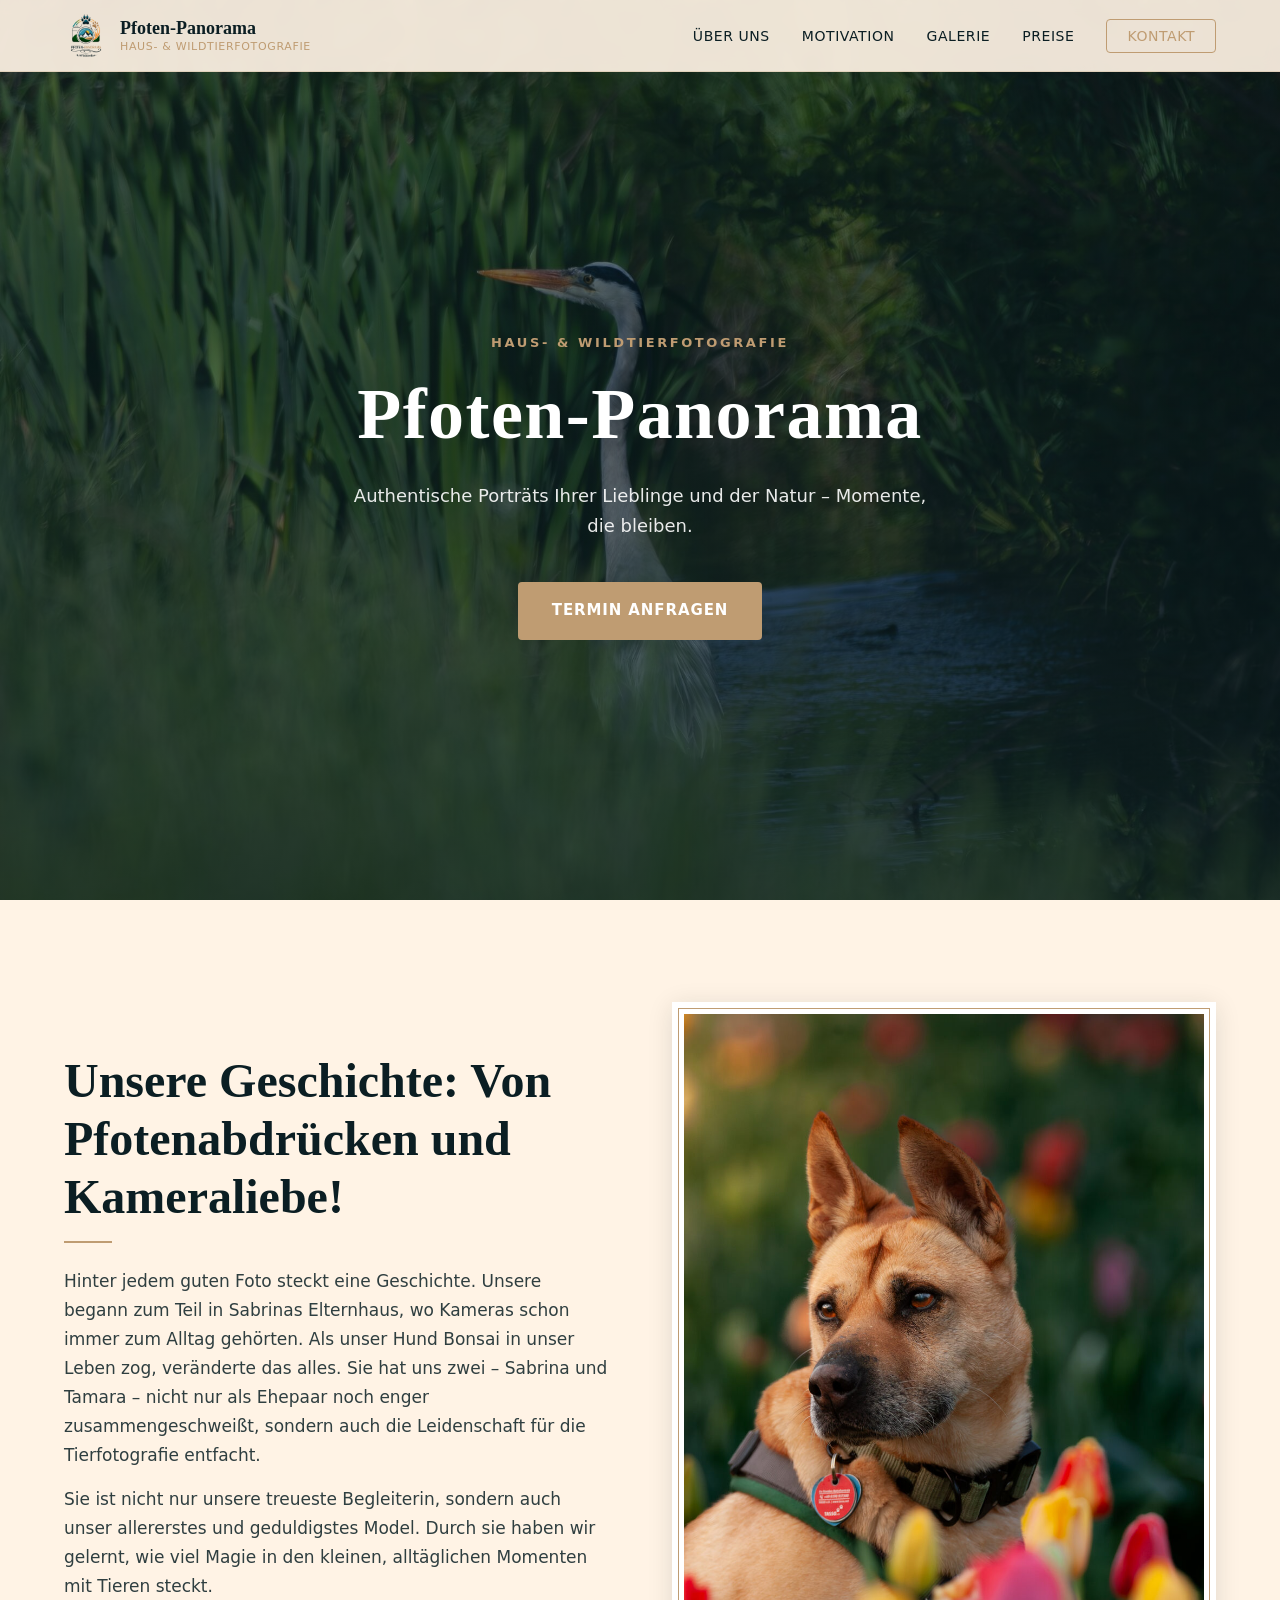
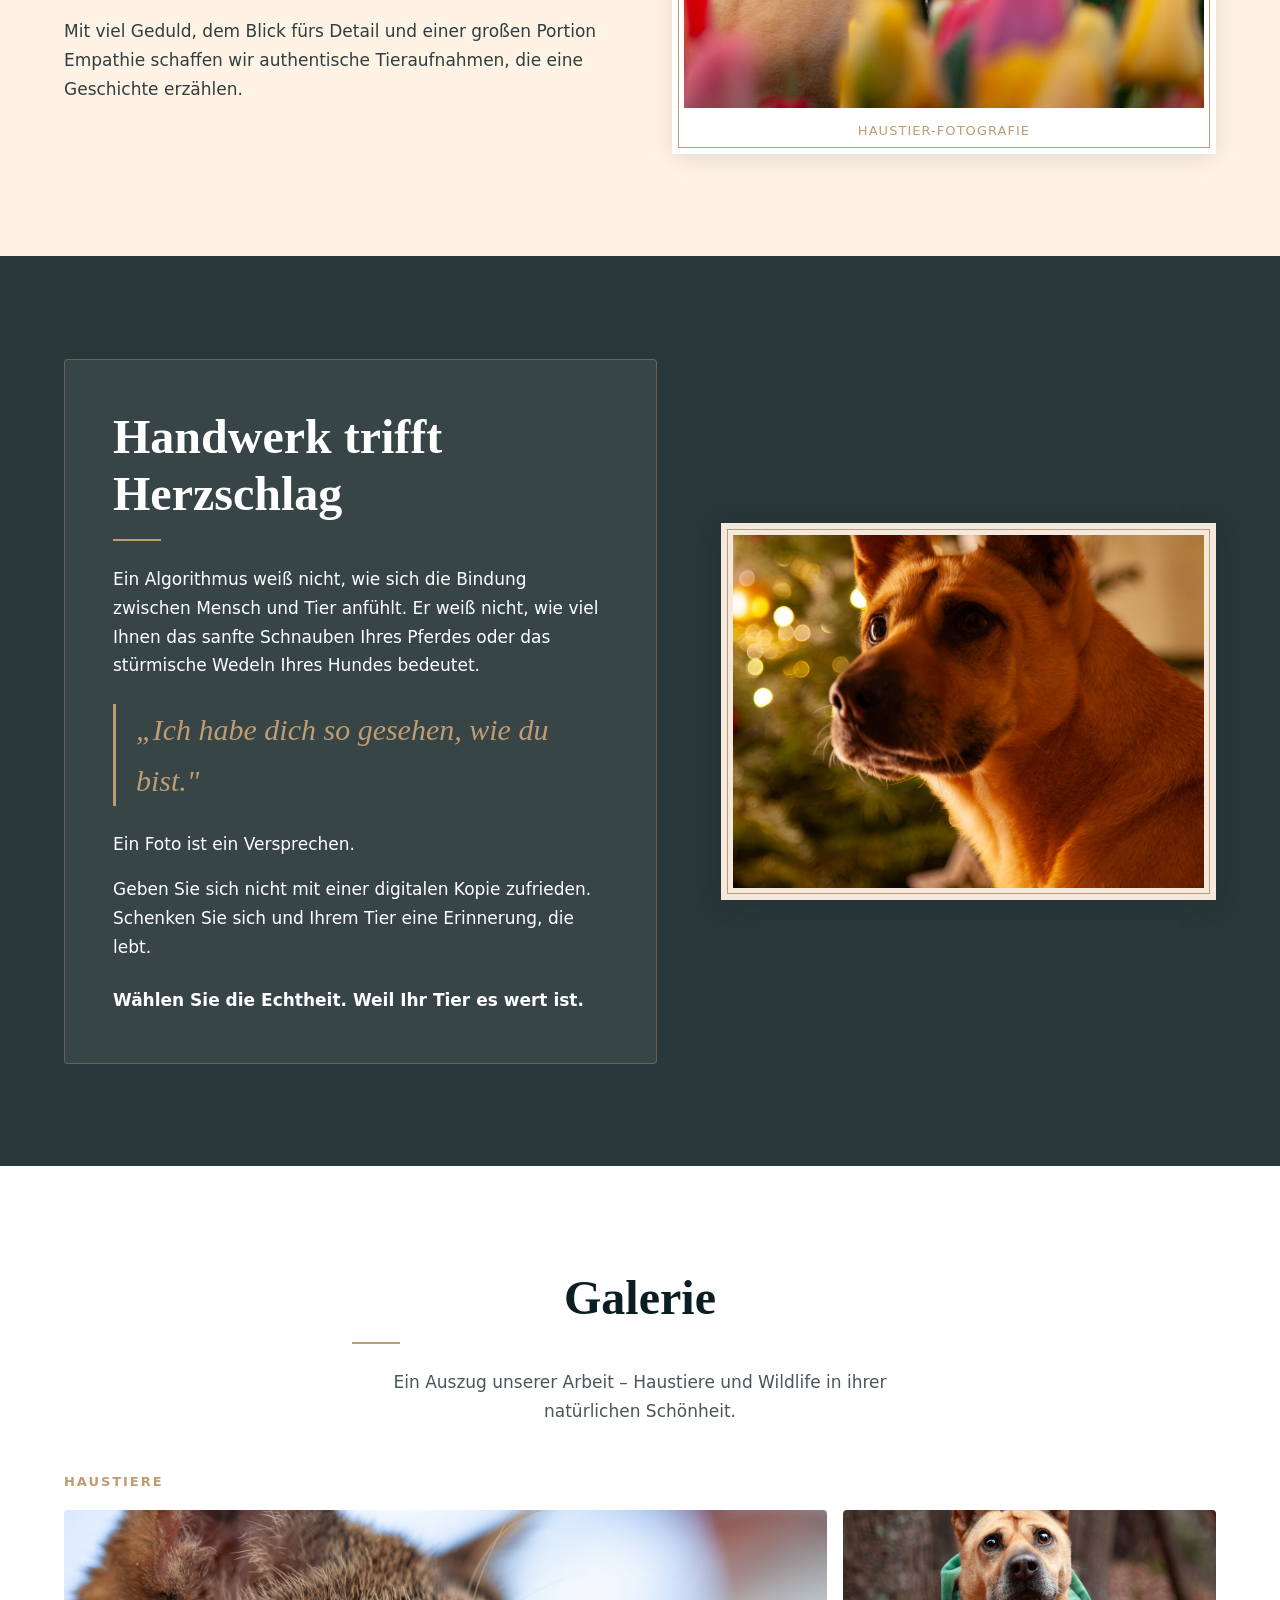
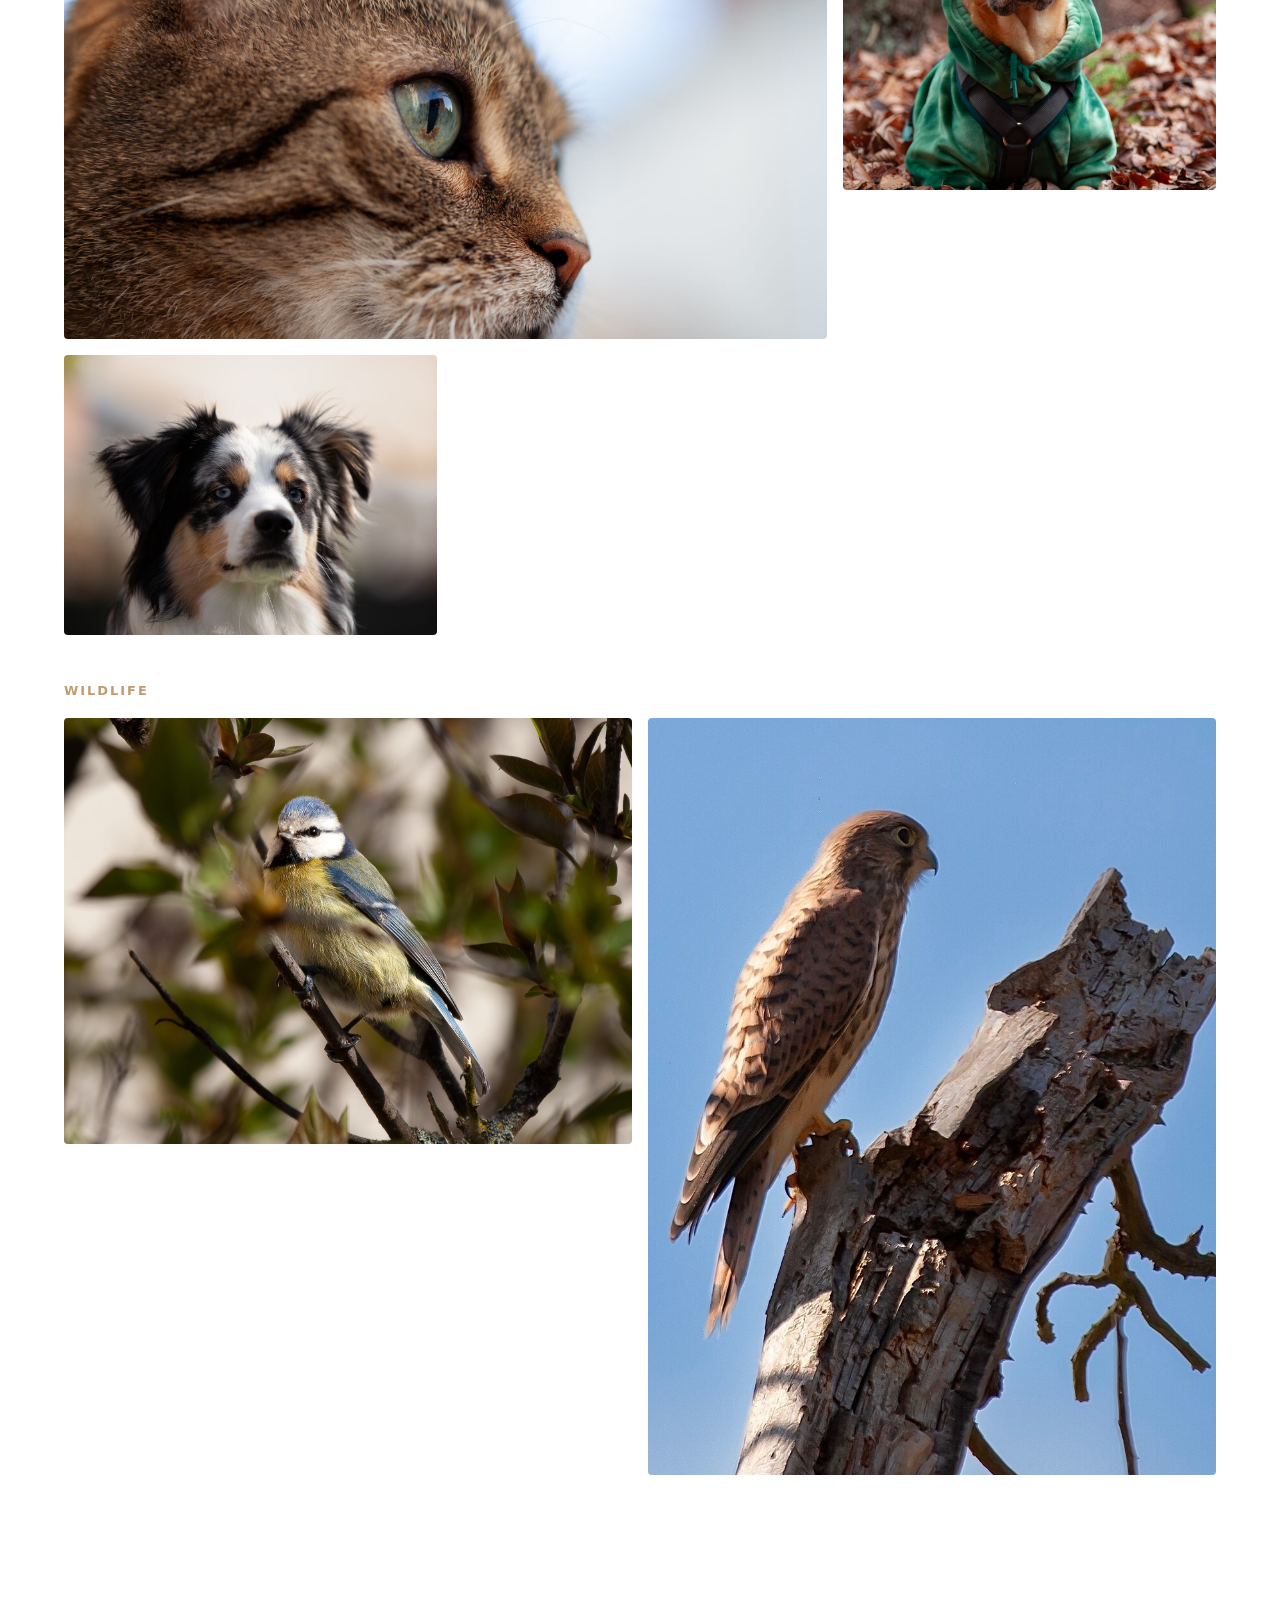
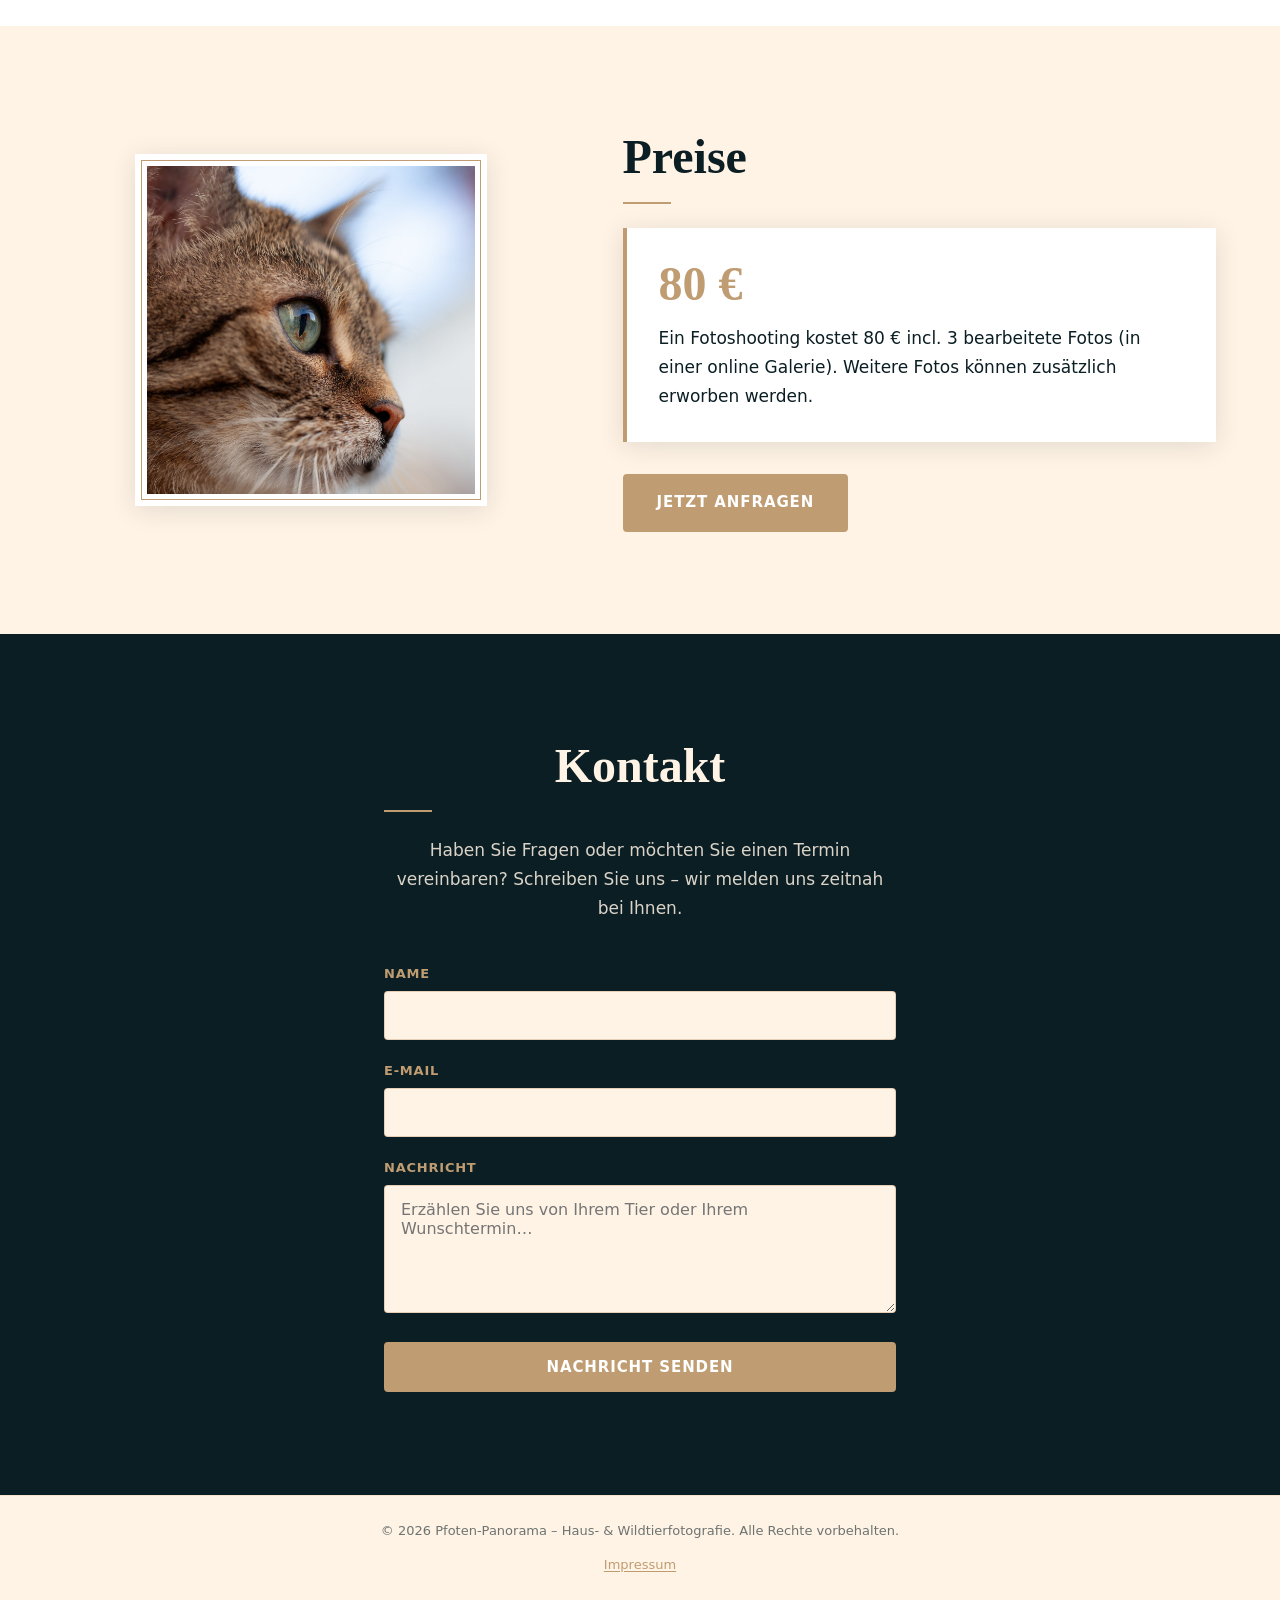
<file: index.html>
<!DOCTYPE html>
<html lang="de">
<head>
  <meta charset="UTF-8">
  <meta name="viewport" content="width=device-width, initial-scale=1.0">
  <meta name="description" content="Pfoten-Panorama – Haus- &amp; Wildtierfotografie. Authentische Momente, die bleiben.">
  <title>Pfoten-Panorama – Haus- &amp; Wildtierfotografie</title>
  <link rel="stylesheet" href="css/style.css">
</head>
<body>

  <span id="top" class="page-anchor" aria-hidden="true"></span>

  <header class="site-header">
    <nav class="nav" aria-label="Hauptnavigation">
      <a href="#top" class="nav__brand">
        <img src="images/logo.png" alt="Pfoten-Panorama Logo" width="48" height="48">
        <span class="nav__brand-text">
          <span class="nav__brand-name">Pfoten-Panorama</span>
          <span class="nav__brand-tagline">Haus- &amp; Wildtierfotografie</span>
        </span>
      </a>
      <button class="nav__toggle" aria-label="Menü öffnen" aria-expanded="false" aria-controls="nav-menu">
        <span></span>
        <span></span>
        <span></span>
      </button>
      <ul class="nav__menu" id="nav-menu">
        <li><a href="#ueber-uns">Über uns</a></li>
        <li><a href="#motivation">Motivation</a></li>
        <li><a href="#galerie">Galerie</a></li>
        <li><a href="#preise">Preise</a></li>
        <li><a href="#kontakt" class="nav__cta">Kontakt</a></li>
      </ul>
    </nav>
  </header>

  <main>

    <section class="hero" aria-label="Willkommen">
      <div class="hero__bg" style="background-image: url('images/wildlife-1.JPG');"></div>
      <div class="hero__overlay"></div>
      <div class="hero__content">
        <p class="hero__eyebrow">Haus- &amp; Wildtierfotografie</p>
        <h1>Pfoten-Panorama</h1>
        <p class="hero__lead">Authentische Porträts Ihrer Lieblinge und der Natur – Momente, die bleiben.</p>
        <a href="#kontakt" class="btn">Termin anfragen</a>
      </div>
    </section>

    <section class="section section--about" id="ueber-uns">
      <div class="container about">
        <div class="about__text">
          <h2>Unsere Geschichte: Von Pfotenabdrücken und Kameraliebe!</h2>
          <div class="divider"></div>
          <p>Hinter jedem guten Foto steckt eine Geschichte. Unsere begann zum Teil in Sabrinas Elternhaus, wo Kameras schon immer zum Alltag gehörten. Als unser Hund Bonsai in unser Leben zog, veränderte das alles. Sie hat uns zwei – Sabrina und Tamara – nicht nur als Ehepaar noch enger zusammengeschweißt, sondern auch die Leidenschaft für die Tierfotografie entfacht.</p>
          <p>Sie ist nicht nur unsere treueste Begleiterin, sondern auch unser allererstes und geduldigstes Model. Durch sie haben wir gelernt, wie viel Magie in den kleinen, alltäglichen Momenten mit Tieren steckt.</p>
          <p>Mit viel Geduld, dem Blick fürs Detail und einer großen Portion Empathie schaffen wir authentische Tieraufnahmen, die eine Geschichte erzählen.</p>
        </div>
        <figure class="frame frame--portrait">
          <img src="images/pet-0.JPG" alt="Tierporträt – Beispielfoto" loading="lazy">
          <figcaption>Haustier-Fotografie</figcaption>
        </figure>
      </div>
    </section>

    <section class="section section--motivation" id="motivation">
      <div class="motivation__bg" style="background-image: url('images/wildlife-2.JPG');"></div>
      <div class="motivation__overlay"></div>
      <div class="container motivation">
        <div class="motivation__card">
          <h2>Handwerk trifft Herzschlag</h2>
          <div class="divider divider--light"></div>
          <p>Ein Algorithmus weiß nicht, wie sich die Bindung zwischen Mensch und Tier anfühlt. Er weiß nicht, wie viel Ihnen das sanfte Schnauben Ihres Pferdes oder das stürmische Wedeln Ihres Hundes bedeutet.</p>
          <blockquote>„Ich habe dich so gesehen, wie du bist."</blockquote>
          <p>Ein Foto ist ein Versprechen.</p>
          <p>Geben Sie sich nicht mit einer digitalen Kopie zufrieden. Schenken Sie sich und Ihrem Tier eine Erinnerung, die lebt.</p>
          <p class="motivation__closing"><strong>Wählen Sie die Echtheit. Weil Ihr Tier es wert ist.</strong></p>
        </div>
        <figure class="frame frame--landscape motivation__photo">
          <img src="images/pet-2.JPG" alt="Tierporträt – Beispielfoto" loading="lazy">
        </figure>
      </div>
    </section>

    <section class="section section--gallery" id="galerie">
      <div class="container">
        <header class="section__header">
          <h2>Galerie</h2>
          <div class="divider"></div>
          <p class="section__subtitle">Ein Auszug unserer Arbeit – Haustiere und Wildlife in ihrer natürlichen Schönheit.</p>
        </header>

        <div class="gallery">
          <h3 class="gallery__category">Haustiere</h3>
          <div class="gallery__grid">
            <figure class="gallery__item gallery__item--wide">
              <img src="images/pet-1.JPG" alt="Haustier-Foto 1" loading="lazy">
            </figure>
            <figure class="gallery__item">
              <img src="images/pet-3.JPG" alt="Haustier-Foto 2" loading="lazy">
            </figure>
            <figure class="gallery__item">
              <img src="images/pet-4.JPG" alt="Haustier-Foto 3" loading="lazy">
            </figure>
          </div>

          <h3 class="gallery__category">Wildlife</h3>
          <div class="gallery__grid gallery__grid--wildlife">
            <figure class="gallery__item">
              <img src="images/wildlife-2.JPG" alt="Wildlife-Foto 1" loading="lazy">
            </figure>
            <figure class="gallery__item gallery__item--tall">
              <img src="images/wildlife-0.JPG" alt="Wildlife-Foto 2" loading="lazy">
            </figure>
          </div>
        </div>
      </div>
    </section>

    <section class="section section--pricing" id="preise">
      <div class="container pricing">
        <figure class="frame frame--square pricing__photo">
          <img src="images/pet-1.JPG" alt="Tierporträt – Beispielfoto" loading="lazy">
        </figure>
        <div class="pricing__content">
          <h2>Preise</h2>
          <div class="divider"></div>
          <div class="pricing__card">
            <p class="pricing__highlight">80&nbsp;€</p>
            <p>Ein Fotoshooting kostet 80&nbsp;€ incl. 3 bearbeitete Fotos (in einer online Galerie). Weitere Fotos können zusätzlich erworben werden.</p>
          </div>
          <a href="#kontakt" class="btn">Jetzt anfragen</a>
        </div>
      </div>
    </section>

    <section class="section section--contact" id="kontakt">
      <div class="container contact">
        <header class="contact__header">
          <h2>Kontakt</h2>
          <div class="divider"></div>
          <p>Haben Sie Fragen oder möchten Sie einen Termin vereinbaren? Schreiben Sie uns – wir melden uns zeitnah bei Ihnen.</p>
        </header>

        <form class="contact__form" action="https://formsubmit.co/Pfoten.panorama@web.de" method="POST">
          <input type="hidden" name="_subject" value="Neue Anfrage über Pfoten-Panorama">
          <input type="hidden" name="_captcha" value="false">
          <input type="text" name="_honey" style="display:none" tabindex="-1" autocomplete="off">

          <div class="form__group">
            <label for="name">Name</label>
            <input type="text" id="name" name="name" required autocomplete="name">
          </div>

          <div class="form__group">
            <label for="email">E-Mail</label>
            <input type="email" id="email" name="email" required autocomplete="email">
          </div>

          <div class="form__group">
            <label for="message">Nachricht</label>
            <textarea id="message" name="message" rows="5" required placeholder="Erzählen Sie uns von Ihrem Tier oder Ihrem Wunschtermin…"></textarea>
          </div>

          <button type="submit" class="btn btn--full">Nachricht senden</button>
        </form>
      </div>
    </section>

  </main>

  <footer class="site-footer">
    <div class="container">
      <p>&copy; <span id="year"></span> Pfoten-Panorama – Haus- &amp; Wildtierfotografie. Alle Rechte vorbehalten.</p>
      <nav class="site-footer__nav" aria-label="Rechtliches">
        <a href="impressum.html">Impressum</a>
      </nav>
    </div>
  </footer>

  <script src="js/main.js"></script>
</body>
</html>
</file>
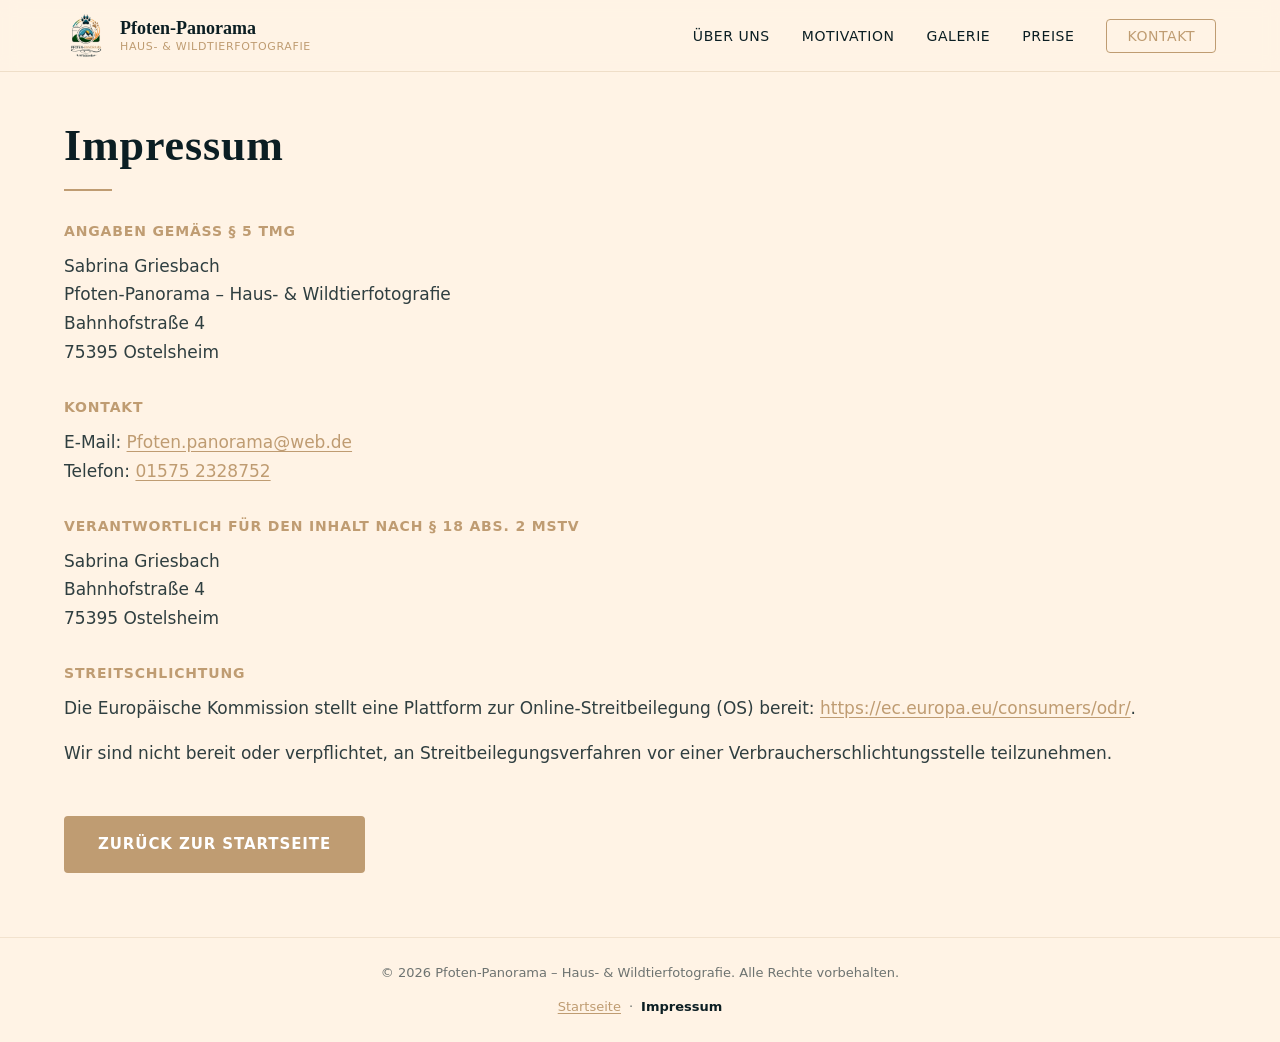
<file: impressum.html>
<!DOCTYPE html>
<html lang="de">
<head>
  <meta charset="UTF-8">
  <meta name="viewport" content="width=device-width, initial-scale=1.0">
  <meta name="description" content="Impressum – Pfoten-Panorama Haus- &amp; Wildtierfotografie">
  <title>Impressum – Pfoten-Panorama</title>
  <link rel="stylesheet" href="css/style.css">
</head>
<body>

  <header class="site-header" id="top">
    <nav class="nav" aria-label="Hauptnavigation">
      <a href="index.html" class="nav__brand">
        <img src="images/logo.png" alt="Pfoten-Panorama Logo" width="48" height="48">
        <span class="nav__brand-text">
          <span class="nav__brand-name">Pfoten-Panorama</span>
          <span class="nav__brand-tagline">Haus- &amp; Wildtierfotografie</span>
        </span>
      </a>
      <button class="nav__toggle" aria-label="Menü öffnen" aria-expanded="false" aria-controls="nav-menu">
        <span></span>
        <span></span>
        <span></span>
      </button>
      <ul class="nav__menu" id="nav-menu">
        <li><a href="index.html#ueber-uns">Über uns</a></li>
        <li><a href="index.html#motivation">Motivation</a></li>
        <li><a href="index.html#galerie">Galerie</a></li>
        <li><a href="index.html#preise">Preise</a></li>
        <li><a href="index.html#kontakt" class="nav__cta">Kontakt</a></li>
      </ul>
    </nav>
  </header>

  <main class="legal-page">
    <div class="container legal">
      <h1>Impressum</h1>
      <div class="divider"></div>

      <section class="legal__section">
        <h2>Angaben gemäß §&nbsp;5 TMG</h2>
        <p>
          Sabrina Griesbach<br>
          Pfoten-Panorama – Haus- &amp; Wildtierfotografie<br>
          Bahnhofstraße 4<br>
          75395 Ostelsheim
        </p>
      </section>

      <section class="legal__section">
        <h2>Kontakt</h2>
        <p>
          E-Mail: <a href="mailto:Pfoten.panorama@web.de">Pfoten.panorama@web.de</a><br>
          Telefon: <a href="tel:+4915752328752">01575&nbsp;2328752</a>
        </p>
      </section>

      <section class="legal__section">
        <h2>Verantwortlich für den Inhalt nach §&nbsp;18 Abs.&nbsp;2 MStV</h2>
        <p>
          Sabrina Griesbach<br>
          Bahnhofstraße 4<br>
          75395 Ostelsheim
        </p>
      </section>

      <section class="legal__section">
        <h2>Streitschlichtung</h2>
        <p>Die Europäische Kommission stellt eine Plattform zur Online-Streitbeilegung (OS) bereit: <a href="https://ec.europa.eu/consumers/odr/" target="_blank" rel="noopener noreferrer">https://ec.europa.eu/consumers/odr/</a>.</p>
        <p>Wir sind nicht bereit oder verpflichtet, an Streitbeilegungsverfahren vor einer Verbraucherschlichtungsstelle teilzunehmen.</p>
      </section>

      <p class="legal__back">
        <a href="index.html" class="btn">Zurück zur Startseite</a>
      </p>
    </div>
  </main>

  <footer class="site-footer">
    <div class="container">
      <p>&copy; <span id="year"></span> Pfoten-Panorama – Haus- &amp; Wildtierfotografie. Alle Rechte vorbehalten.</p>
      <nav class="site-footer__nav" aria-label="Rechtliches">
        <a href="index.html">Startseite</a>
        <span aria-hidden="true">·</span>
        <a href="impressum.html" aria-current="page">Impressum</a>
      </nav>
    </div>
  </footer>

  <script src="js/main.js"></script>
</body>
</html>
</file>
<file: css/style.css>
/* ── Variables ─────────────────────────────────────────────── */
:root {
  --color-accent: #BF9C72;
  --color-text: #0B1E23;
  --color-bg: #FFF3E5;
  --color-bg-dark: #0B1E23;
  --color-white: #ffffff;

  --font-heading: Georgia, "Times New Roman", Times, serif;
  --font-body: system-ui, -apple-system, BlinkMacSystemFont, "Segoe UI", Roboto, "Helvetica Neue", Arial, sans-serif;

  --header-height: 4.5rem;
  --max-width: 72rem;
  --radius: 0.25rem;
  --shadow: 0 4px 24px rgba(11, 30, 35, 0.12);
  --transition: 0.3s ease;
}

/* ── Reset & Base ────────────────────────────────────────────── */
*,
*::before,
*::after {
  box-sizing: border-box;
  margin: 0;
  padding: 0;
}

html {
  scroll-behavior: smooth;
  scroll-padding-top: var(--header-height);
}

.page-anchor {
  display: block;
  height: 0;
  scroll-margin-top: 0;
}

body {
  font-family: var(--font-body);
  font-weight: 300;
  font-size: 1.0625rem;
  line-height: 1.7;
  color: var(--color-text);
  background-color: var(--color-bg);
}

img {
  display: block;
  max-width: 100%;
  height: auto;
}

a {
  color: inherit;
  text-decoration: none;
}

ul {
  list-style: none;
}

/* ── Typography ──────────────────────────────────────────────── */
h1, h2, h3 {
  font-family: var(--font-heading);
  font-weight: 600;
  line-height: 1.2;
}

h1 {
  font-size: clamp(2.5rem, 6vw, 4.5rem);
  letter-spacing: 0.02em;
}

h2 {
  font-size: clamp(2rem, 4vw, 3rem);
}

h3 {
  font-size: 1.5rem;
}

p + p {
  margin-top: 1rem;
}

.divider {
  width: 3rem;
  height: 2px;
  background: var(--color-accent);
  margin: 1rem 0 1.5rem;
}

.divider--light {
  background: var(--color-accent);
}

/* ── Layout ──────────────────────────────────────────────────── */
.container {
  width: min(100% - 2.5rem, var(--max-width));
  margin-inline: auto;
}

.section {
  padding-block: clamp(4rem, 8vw, 7rem);
}

.section__header {
  text-align: center;
  max-width: 36rem;
  margin-inline: auto;
  margin-bottom: 3rem;
}

.section__subtitle {
  color: rgba(11, 30, 35, 0.75);
}

/* ── Buttons ─────────────────────────────────────────────────── */
.btn {
  display: inline-block;
  padding: 0.875rem 2rem;
  background: var(--color-accent);
  color: var(--color-white);
  font-family: var(--font-body);
  font-size: 0.9375rem;
  font-weight: 600;
  letter-spacing: 0.06em;
  text-transform: uppercase;
  border: 2px solid var(--color-accent);
  border-radius: var(--radius);
  cursor: pointer;
  transition: background var(--transition), color var(--transition), transform var(--transition);
}

.btn:hover {
  background: transparent;
  color: var(--color-accent);
  transform: translateY(-2px);
}

.btn--full {
  width: 100%;
  text-align: center;
}

/* ── Header / Nav ────────────────────────────────────────────── */
.site-header {
  position: fixed;
  inset-block-start: 0;
  inset-inline: 0;
  z-index: 100;
  height: var(--header-height);
  background: rgba(255, 243, 229, 0.92);
  backdrop-filter: blur(8px);
  border-bottom: 1px solid rgba(191, 156, 114, 0.25);
}

.nav {
  display: flex;
  align-items: center;
  justify-content: space-between;
  height: 100%;
  width: min(100% - 2.5rem, var(--max-width));
  margin-inline: auto;
}

.nav__brand {
  display: flex;
  align-items: center;
  gap: 0.75rem;
}

.nav__brand img {
  width: 2.75rem;
  height: 2.75rem;
  object-fit: contain;
  border-radius: 50%;
  flex-shrink: 0;
}

.nav__brand-text {
  display: flex;
  flex-direction: column;
  line-height: 1.2;
}

.nav__brand-name {
  font-family: var(--font-heading);
  font-size: 1.125rem;
  font-weight: 600;
  color: var(--color-text);
}

.nav__brand-tagline {
  font-size: 0.6875rem;
  font-weight: 400;
  letter-spacing: 0.06em;
  text-transform: uppercase;
  color: var(--color-accent);
}

.nav__menu {
  display: flex;
  align-items: center;
  gap: 2rem;
}

.nav__menu a {
  font-size: 0.875rem;
  font-weight: 400;
  letter-spacing: 0.04em;
  text-transform: uppercase;
  transition: color var(--transition);
}

.nav__menu a:hover {
  color: var(--color-accent);
}

.nav__cta {
  padding: 0.5rem 1.25rem;
  border: 1px solid var(--color-accent);
  border-radius: var(--radius);
  color: var(--color-accent) !important;
}

.nav__cta:hover {
  background: var(--color-accent);
  color: var(--color-white) !important;
}

.nav__toggle {
  display: none;
  flex-direction: column;
  gap: 5px;
  background: none;
  border: none;
  cursor: pointer;
  padding: 0.25rem;
}

.nav__toggle span {
  display: block;
  width: 1.5rem;
  height: 2px;
  background: var(--color-text);
  transition: transform var(--transition), opacity var(--transition);
}

/* ── Hero ────────────────────────────────────────────────────── */
.hero {
  position: relative;
  min-height: 100svh;
  display: flex;
  align-items: center;
  justify-content: center;
  text-align: center;
  color: var(--color-white);
  padding-top: var(--header-height);
}

.hero__bg {
  position: absolute;
  inset: 0;
  background-size: cover;
  background-position: center;
}

.hero__overlay {
  position: absolute;
  inset: 0;
  background: linear-gradient(
    to bottom,
    rgba(11, 30, 35, 0.55) 0%,
    rgba(11, 30, 35, 0.75) 100%
  );
}

.hero__content {
  position: relative;
  z-index: 1;
  max-width: 40rem;
  padding: 2rem;
}

.hero__eyebrow {
  font-size: 0.8125rem;
  font-weight: 600;
  letter-spacing: 0.2em;
  text-transform: uppercase;
  color: var(--color-accent);
  margin-bottom: 1rem;
}

.hero__lead {
  font-size: 1.125rem;
  margin: 1.5rem 0 2.5rem;
  opacity: 0.9;
}

/* ── Photo Frame ─────────────────────────────────────────────── */
.frame {
  position: relative;
  padding: 0.75rem;
  background: var(--color-white);
  box-shadow: var(--shadow);
}

.frame::before {
  content: "";
  position: absolute;
  inset: 0.375rem;
  border: 1px solid var(--color-accent);
  pointer-events: none;
}

.frame img {
  width: 100%;
  object-fit: cover;
}

.frame--portrait img {
  aspect-ratio: 3 / 4;
}

.frame--landscape img {
  aspect-ratio: 4 / 3;
}

.frame--square img {
  aspect-ratio: 1;
}

.frame figcaption {
  margin-top: 0.75rem;
  font-size: 0.8125rem;
  letter-spacing: 0.08em;
  text-transform: uppercase;
  text-align: center;
  color: var(--color-accent);
}

/* ── About ───────────────────────────────────────────────────── */
.about {
  display: grid;
  grid-template-columns: 1fr 1fr;
  gap: clamp(2rem, 5vw, 4rem);
  align-items: center;
}

.about__text p {
  color: rgba(11, 30, 35, 0.85);
}

/* ── Motivation ──────────────────────────────────────────────── */
.section--motivation {
  position: relative;
  color: var(--color-white);
  overflow: hidden;
}

.motivation__bg {
  position: absolute;
  inset: 0;
  background-size: cover;
  background-position: center;
  background-attachment: fixed;
}

.motivation__overlay {
  position: absolute;
  inset: 0;
  background: rgba(11, 30, 35, 0.88);
}

.motivation {
  position: relative;
  z-index: 1;
  display: grid;
  grid-template-columns: 1.2fr 1fr;
  gap: clamp(2rem, 5vw, 4rem);
  align-items: center;
}

.motivation__card {
  padding: clamp(2rem, 4vw, 3rem);
  background: rgba(255, 243, 229, 0.08);
  border: 1px solid rgba(191, 156, 114, 0.35);
  border-radius: var(--radius);
}

.motivation__card blockquote {
  font-family: var(--font-heading);
  font-size: clamp(1.375rem, 3vw, 1.875rem);
  font-style: italic;
  color: var(--color-accent);
  margin: 1.5rem 0;
  padding-inline-start: 1.25rem;
  border-inline-start: 3px solid var(--color-accent);
}

.motivation__closing {
  margin-top: 1.5rem;
  font-size: 1.0625rem;
}

.motivation__photo {
  background: rgba(255, 243, 229, 0.95);
}

/* ── Gallery ─────────────────────────────────────────────────── */
.section--gallery {
  background: var(--color-white);
}

.gallery__category {
  font-family: var(--font-body);
  font-size: 0.8125rem;
  font-weight: 600;
  letter-spacing: 0.15em;
  text-transform: uppercase;
  color: var(--color-accent);
  margin-bottom: 1.25rem;
}

.gallery__category + .gallery__grid {
  margin-bottom: 3rem;
}

.gallery__grid {
  display: grid;
  grid-template-columns: repeat(3, 1fr);
  gap: 1rem;
}

.gallery__grid--wildlife {
  grid-template-columns: 1fr 1fr;
}

.gallery__item {
  overflow: hidden;
  border-radius: var(--radius);
  position: relative;
}

.gallery__item img {
  width: 100%;
  height: 100%;
  object-fit: cover;
  transition: transform 0.6s ease;
}

.gallery__item:hover img {
  transform: scale(1.04);
}

.gallery__item--wide {
  grid-column: span 2;
  aspect-ratio: 16 / 9;
}

.gallery__item:not(.gallery__item--wide):not(.gallery__item--tall) {
  aspect-ratio: 4 / 3;
}

.gallery__item--tall {
  aspect-ratio: 3 / 4;
}

/* ── Pricing ─────────────────────────────────────────────────── */
.pricing {
  display: grid;
  grid-template-columns: 1fr 1.2fr;
  gap: clamp(2rem, 5vw, 4rem);
  align-items: center;
}

.pricing__photo {
  max-width: 22rem;
  justify-self: center;
}

.pricing__card {
  padding: 2rem;
  background: var(--color-white);
  border-inline-start: 4px solid var(--color-accent);
  box-shadow: var(--shadow);
  margin-bottom: 2rem;
}

.pricing__highlight {
  font-family: var(--font-heading);
  font-size: 3rem;
  font-weight: 600;
  color: var(--color-accent);
  line-height: 1;
  margin-bottom: 0.75rem;
}

/* ── Contact ─────────────────────────────────────────────────── */
.section--contact {
  background: var(--color-bg-dark);
  color: var(--color-bg);
}

.contact__header {
  text-align: center;
  max-width: 32rem;
  margin-inline: auto;
  margin-bottom: 2.5rem;
}

.contact__header p {
  opacity: 0.85;
}

.contact__form {
  max-width: 32rem;
  margin-inline: auto;
}

.form__group {
  margin-bottom: 1.25rem;
}

.form__group label {
  display: block;
  font-size: 0.8125rem;
  font-weight: 600;
  letter-spacing: 0.06em;
  text-transform: uppercase;
  margin-bottom: 0.375rem;
  color: var(--color-accent);
}

.form__group input,
.form__group textarea {
  width: 100%;
  padding: 0.875rem 1rem;
  font-family: var(--font-body);
  font-size: 1rem;
  color: var(--color-text);
  background: var(--color-bg);
  border: 1px solid rgba(191, 156, 114, 0.4);
  border-radius: var(--radius);
  transition: border-color var(--transition), box-shadow var(--transition);
}

.form__group input:focus,
.form__group textarea:focus {
  outline: none;
  border-color: var(--color-accent);
  box-shadow: 0 0 0 3px rgba(191, 156, 114, 0.25);
}

.form__group textarea {
  resize: vertical;
  min-height: 8rem;
}

/* ── Footer ──────────────────────────────────────────────────── */
.site-footer {
  padding: 1.5rem;
  text-align: center;
  font-size: 0.8125rem;
  color: rgba(11, 30, 35, 0.6);
  border-top: 1px solid rgba(191, 156, 114, 0.2);
}

.site-footer__nav {
  margin-top: 0.75rem;
  display: flex;
  justify-content: center;
  align-items: center;
  gap: 0.5rem;
}

.site-footer__nav a {
  color: var(--color-accent);
  text-decoration: underline;
  text-underline-offset: 0.15em;
}

.site-footer__nav a:hover {
  color: var(--color-text);
}

.site-footer__nav a[aria-current="page"] {
  color: var(--color-text);
  text-decoration: none;
  font-weight: 600;
}

/* ── Legal pages ─────────────────────────────────────────────── */
.legal-page {
  padding-top: calc(var(--header-height) + 3rem);
  padding-bottom: 4rem;
  min-height: 60vh;
}

.legal h1 {
  font-size: clamp(2rem, 4vw, 2.75rem);
}

.legal__section {
  margin-top: 2rem;
}

.legal__section h2 {
  font-family: var(--font-body);
  font-size: 0.875rem;
  font-weight: 600;
  letter-spacing: 0.06em;
  text-transform: uppercase;
  color: var(--color-accent);
  margin-bottom: 0.75rem;
}

.legal__section p {
  color: rgba(11, 30, 35, 0.85);
}

.legal__section a {
  color: var(--color-accent);
  text-decoration: underline;
  text-underline-offset: 0.15em;
}

.legal__section a:hover {
  color: var(--color-text);
}

.legal__back {
  margin-top: 3rem;
}

/* ── Responsive ──────────────────────────────────────────────── */
@media (max-width: 768px) {
  .nav__brand-tagline {
    display: none;
  }

  .nav__toggle {
    display: flex;
  }

  .nav__menu {
    position: fixed;
    inset-block-start: var(--header-height);
    inset-inline: 0;
    flex-direction: column;
    gap: 0;
    background: var(--color-bg);
    border-bottom: 1px solid rgba(191, 156, 114, 0.25);
    padding: 1rem 0;
    transform: translateY(-120%);
    opacity: 0;
    pointer-events: none;
    transition: transform var(--transition), opacity var(--transition);
  }

  .nav__menu.is-open {
    transform: translateY(0);
    opacity: 1;
    pointer-events: auto;
  }

  .nav__menu li {
    width: 100%;
    text-align: center;
  }

  .nav__menu a {
    display: block;
    padding: 0.875rem 1.5rem;
  }

  .nav__toggle.is-active span:nth-child(1) {
    transform: translateY(7px) rotate(45deg);
  }

  .nav__toggle.is-active span:nth-child(2) {
    opacity: 0;
  }

  .nav__toggle.is-active span:nth-child(3) {
    transform: translateY(-7px) rotate(-45deg);
  }

  .about,
  .motivation,
  .pricing {
    grid-template-columns: 1fr;
  }

  .motivation__photo {
    order: -1;
    max-width: 20rem;
    margin-inline: auto;
  }

  .gallery__grid {
    grid-template-columns: 1fr 1fr;
  }

  .gallery__item--wide {
    grid-column: span 2;
  }

  .gallery__grid--wildlife {
    grid-template-columns: 1fr;
  }

  .gallery__item--tall {
    aspect-ratio: 16 / 9;
  }

  .motivation__bg {
    background-attachment: scroll;
  }

  .pricing__photo {
    max-width: 16rem;
  }
}

@media (max-width: 480px) {
  .gallery__grid {
    grid-template-columns: 1fr;
  }

  .gallery__item--wide {
    grid-column: span 1;
  }
}
</file>
